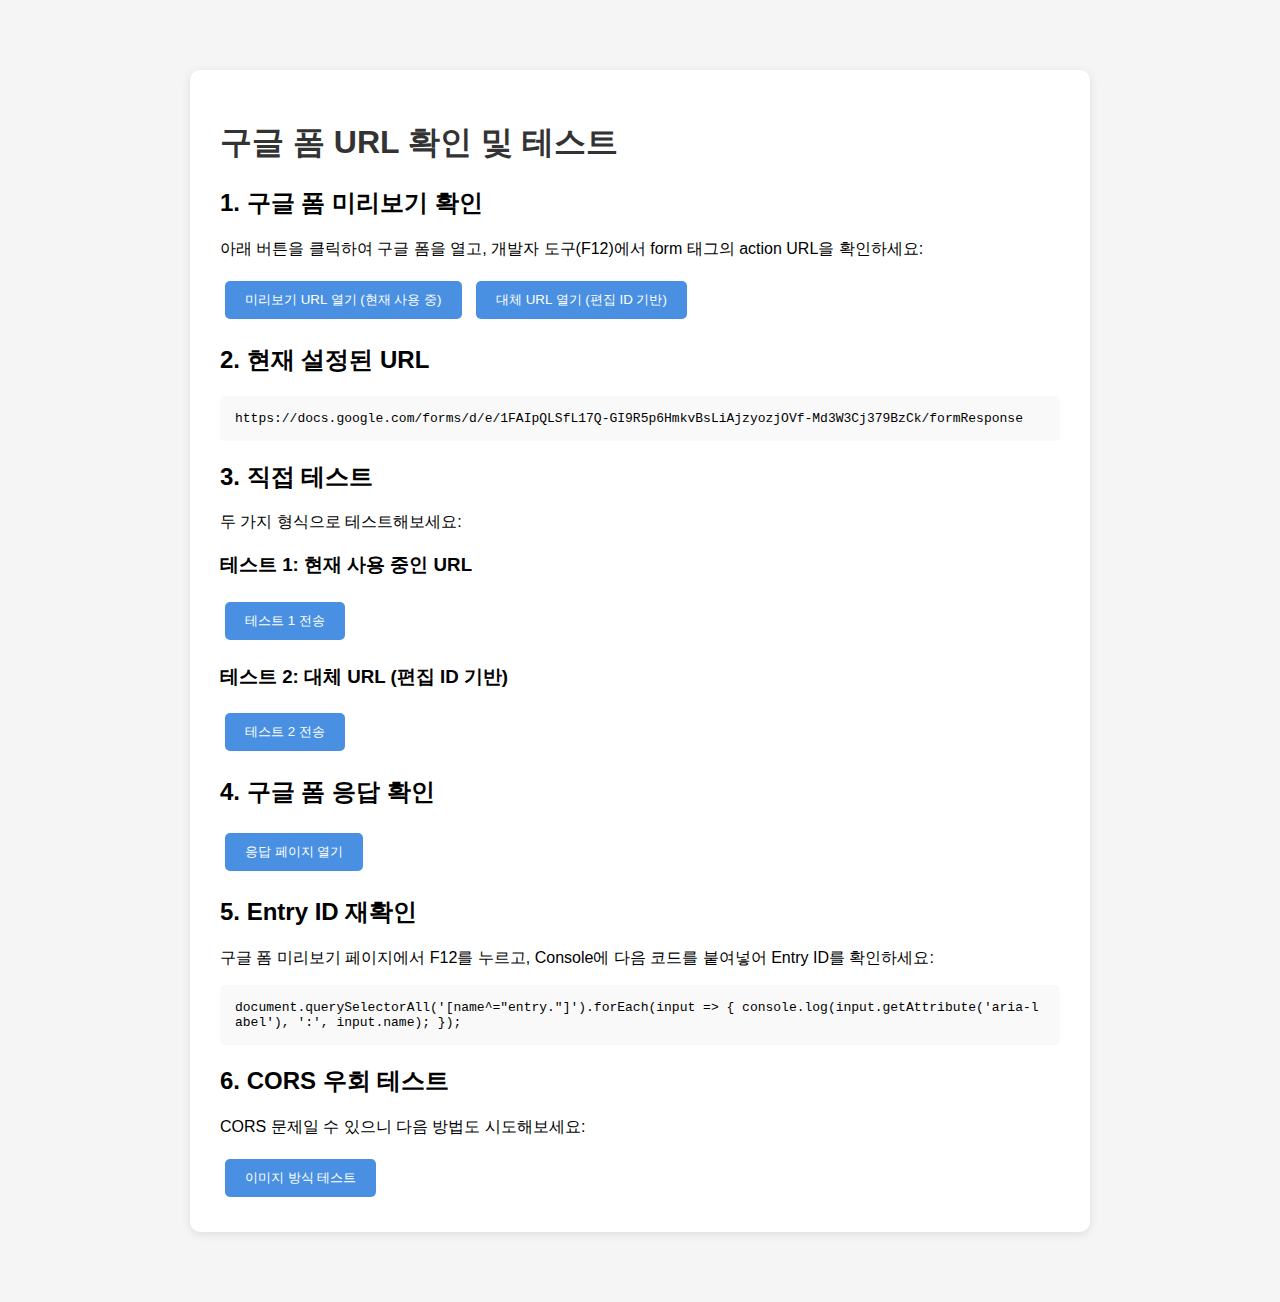
<file: marketing-agency/check-form-url.html>
<!DOCTYPE html>
<html lang="ko">
<head>
    <meta charset="UTF-8">
    <meta name="viewport" content="width=device-width, initial-scale=1.0">
    <title>구글 폼 URL 확인</title>
    <style>
        body {
            font-family: Arial, sans-serif;
            max-width: 900px;
            margin: 50px auto;
            padding: 20px;
            background: #f5f5f5;
        }
        .container {
            background: white;
            padding: 30px;
            border-radius: 10px;
            box-shadow: 0 2px 10px rgba(0,0,0,0.1);
        }
        h1 { color: #333; }
        .url-box {
            background: #f9f9f9;
            padding: 15px;
            border-radius: 5px;
            margin: 15px 0;
            word-break: break-all;
            font-family: monospace;
        }
        button {
            background: #4A90E2;
            color: white;
            border: none;
            padding: 10px 20px;
            border-radius: 5px;
            cursor: pointer;
            margin: 5px;
        }
        button:hover { background: #357abd; }
        .success { color: green; font-weight: bold; }
        .error { color: red; font-weight: bold; }
        iframe { width: 100%; height: 600px; border: 2px solid #ddd; border-radius: 5px; margin: 20px 0; }
    </style>
</head>
<body>
    <div class="container">
        <h1>구글 폼 URL 확인 및 테스트</h1>

        <h2>1. 구글 폼 미리보기 확인</h2>
        <p>아래 버튼을 클릭하여 구글 폼을 열고, 개발자 도구(F12)에서 form 태그의 action URL을 확인하세요:</p>

        <button onclick="window.open('https://docs.google.com/forms/d/e/1FAIpQLSfL17Q-GI9R5p6HmkvBsLiAjzyozjOVf-Md3W3Cj379BzCk/viewform', '_blank')">
            미리보기 URL 열기 (현재 사용 중)
        </button>

        <button onclick="window.open('https://docs.google.com/forms/d/17Q-GI9R5p6HmkvBsLiAjzyozjOVf-Md3W3Cj379BzCk/viewform', '_blank')">
            대체 URL 열기 (편집 ID 기반)
        </button>

        <h2>2. 현재 설정된 URL</h2>
        <div class="url-box">
            https://docs.google.com/forms/d/e/1FAIpQLSfL17Q-GI9R5p6HmkvBsLiAjzyozjOVf-Md3W3Cj379BzCk/formResponse
        </div>

        <h2>3. 직접 테스트</h2>
        <p>두 가지 형식으로 테스트해보세요:</p>

        <h3>테스트 1: 현재 사용 중인 URL</h3>
        <form action="https://docs.google.com/forms/d/e/1FAIpQLSfL17Q-GI9R5p6HmkvBsLiAjzyozjOVf-Md3W3Cj379BzCk/formResponse"
              method="POST" target="test_iframe1">
            <input type="hidden" name="entry.2064971834" value="테스트1">
            <input type="hidden" name="entry.804776312" value="test1@example.com">
            <input type="hidden" name="entry.1523157657" value="010-1111-1111">
            <input type="hidden" name="entry.43673710" value="SEO">
            <input type="hidden" name="entry.1247013362" value="현재 URL 테스트">
            <button type="submit">테스트 1 전송</button>
        </form>
        <iframe name="test_iframe1" style="display:none;"></iframe>

        <h3>테스트 2: 대체 URL (편집 ID 기반)</h3>
        <form action="https://docs.google.com/forms/d/17Q-GI9R5p6HmkvBsLiAjzyozjOVf-Md3W3Cj379BzCk/formResponse"
              method="POST" target="test_iframe2">
            <input type="hidden" name="entry.2064971834" value="테스트2">
            <input type="hidden" name="entry.804776312" value="test2@example.com">
            <input type="hidden" name="entry.1523157657" value="010-2222-2222">
            <input type="hidden" name="entry.43673710" value="소셜미디어">
            <input type="hidden" name="entry.1247013362" value="대체 URL 테스트">
            <button type="submit">테스트 2 전송</button>
        </form>
        <iframe name="test_iframe2" style="display:none;"></iframe>

        <h2>4. 구글 폼 응답 확인</h2>
        <button onclick="window.open('https://docs.google.com/forms/d/17Q-GI9R5p6HmkvBsLiAjzyozjOVf-Md3W3Cj379BzCk/edit#responses', '_blank')">
            응답 페이지 열기
        </button>

        <h2>5. Entry ID 재확인</h2>
        <p>구글 폼 미리보기 페이지에서 F12를 누르고, Console에 다음 코드를 붙여넣어 Entry ID를 확인하세요:</p>
        <div class="url-box">
document.querySelectorAll('[name^="entry."]').forEach(input => {
    console.log(input.getAttribute('aria-label'), ':', input.name);
});
        </div>

        <h2>6. CORS 우회 테스트</h2>
        <p>CORS 문제일 수 있으니 다음 방법도 시도해보세요:</p>
        <button onclick="testWithImage()">이미지 방식 테스트</button>

        <script>
            function testWithImage() {
                const img = new Image();
                const params = new URLSearchParams({
                    'entry.2064971834': '이미지테스트',
                    'entry.804776312': 'imgtest@example.com',
                    'entry.1523157657': '010-3333-3333',
                    'entry.43673710': '네이버 블로그 체험단',
                    'entry.1247013362': '이미지 방식 테스트'
                });

                img.src = 'https://docs.google.com/forms/d/e/1FAIpQLSfL17Q-GI9R5p6HmkvBsLiAjzyozjOVf-Md3W3Cj379BzCk/formResponse?' + params.toString();

                alert('테스트 전송 시도됨. 구글 폼 응답 페이지에서 확인하세요.');
            }

            // 폼 제출 시 알림
            document.querySelectorAll('form').forEach(form => {
                form.addEventListener('submit', function() {
                    setTimeout(() => {
                        alert('테스트 전송됨. 구글 폼 응답 페이지에서 확인하세요.');
                    }, 1000);
                });
            });
        </script>
    </div>
</body>
</html>
</file>
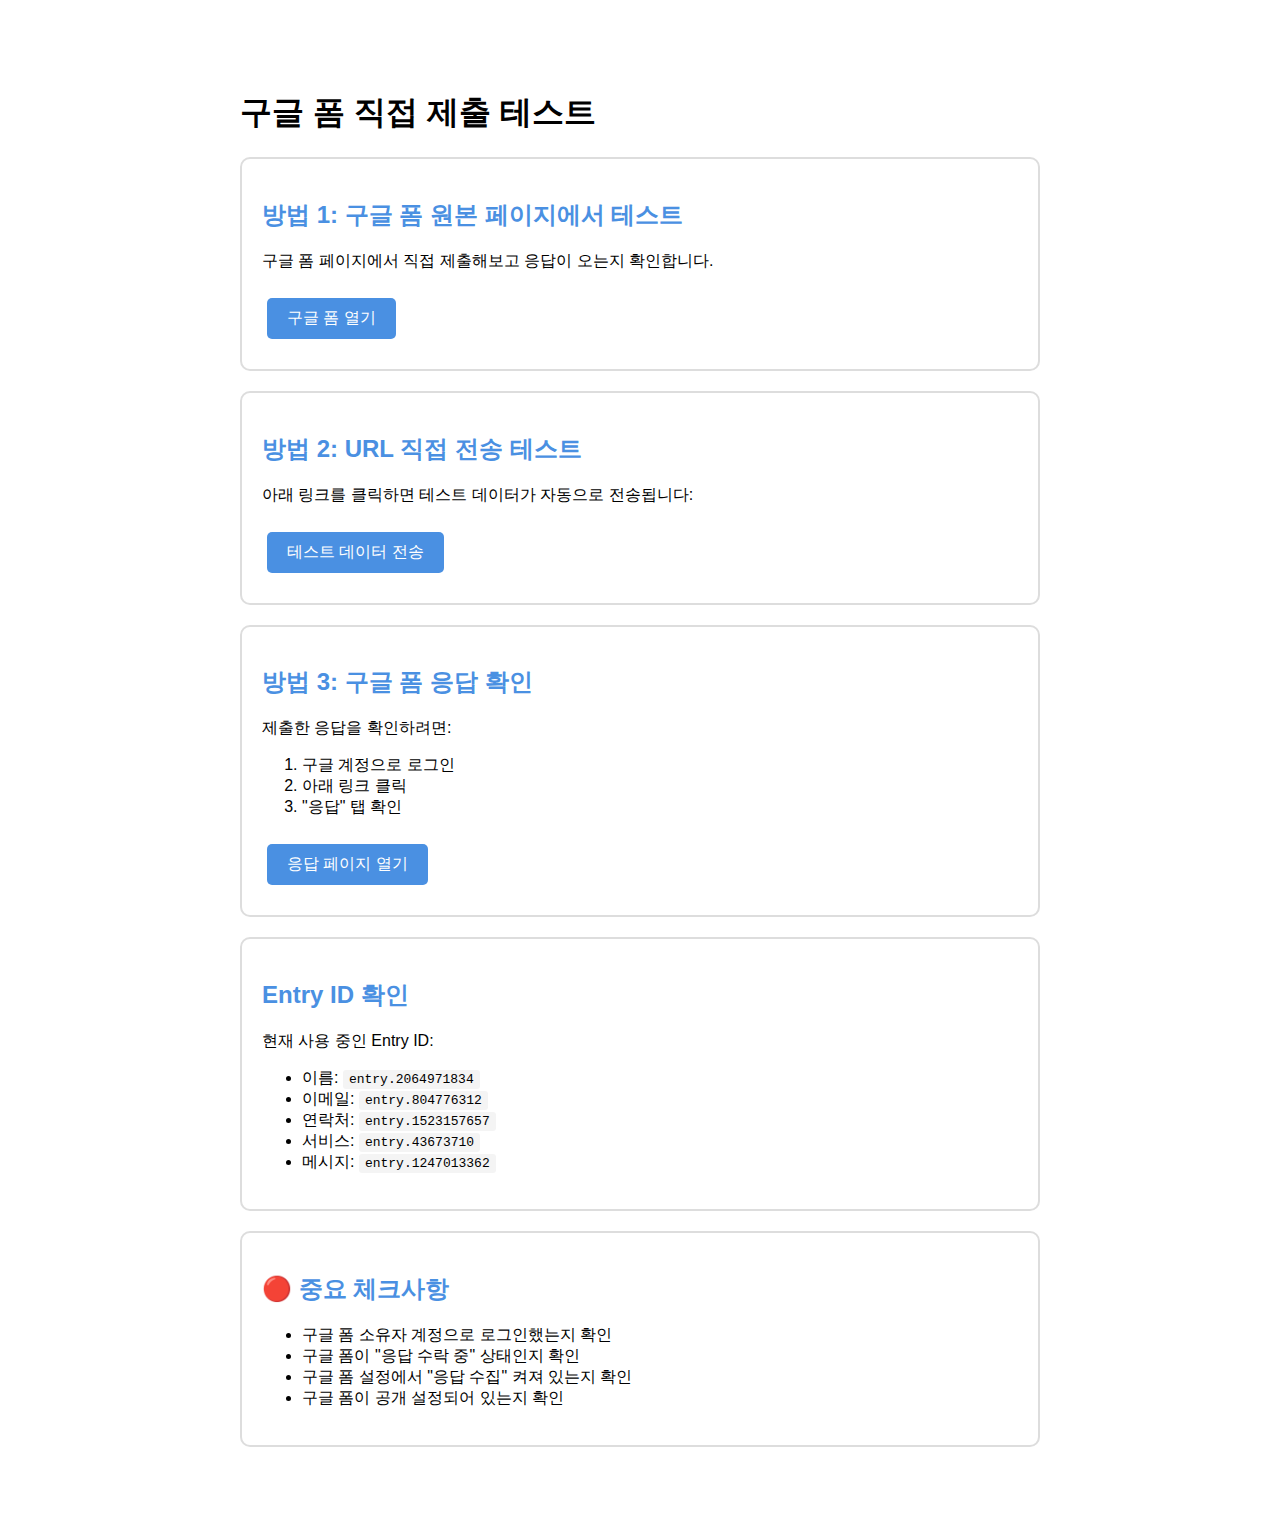
<file: marketing-agency/direct-google-form.html>
<!DOCTYPE html>
<html lang="ko">
<head>
    <meta charset="UTF-8">
    <meta name="viewport" content="width=device-width, initial-scale=1.0">
    <title>구글 폼 직접 제출 테스트</title>
    <style>
        body {
            font-family: Arial, sans-serif;
            max-width: 800px;
            margin: 50px auto;
            padding: 20px;
        }
        .method {
            background: white;
            padding: 20px;
            margin: 20px 0;
            border: 2px solid #ddd;
            border-radius: 10px;
        }
        h2 {
            color: #4A90E2;
        }
        .btn {
            background: #4A90E2;
            color: white;
            padding: 10px 20px;
            text-decoration: none;
            border-radius: 5px;
            display: inline-block;
            margin: 10px 5px;
        }
        .btn:hover {
            background: #357abd;
        }
        code {
            background: #f4f4f4;
            padding: 2px 6px;
            border-radius: 3px;
        }
    </style>
</head>
<body>
    <h1>구글 폼 직접 제출 테스트</h1>

    <div class="method">
        <h2>방법 1: 구글 폼 원본 페이지에서 테스트</h2>
        <p>구글 폼 페이지에서 직접 제출해보고 응답이 오는지 확인합니다.</p>
        <a href="https://docs.google.com/forms/d/e/1FAIpQLSfL17Q-GI9R5p6HmkvBsLiAjzyozjOVf-Md3W3Cj379BzCk/viewform" target="_blank" class="btn">구글 폼 열기</a>
    </div>

    <div class="method">
        <h2>방법 2: URL 직접 전송 테스트</h2>
        <p>아래 링크를 클릭하면 테스트 데이터가 자동으로 전송됩니다:</p>
        <a href="#" onclick="submitTest()" class="btn">테스트 데이터 전송</a>

        <script>
            function submitTest() {
                const baseUrl = 'https://docs.google.com/forms/d/e/1FAIpQLSfL17Q-GI9R5p6HmkvBsLiAjzyozjOVf-Md3W3Cj379BzCk/formResponse';
                const params = new URLSearchParams({
                    'entry.2064971834': '테스트 이름',
                    'entry.804776312': 'test@example.com',
                    'entry.1523157657': '010-1234-5678',
                    'entry.43673710': '네이버 블로그 체험단',
                    'entry.1247013362': '테스트 메시지입니다.'
                });

                const url = baseUrl + '?' + params.toString();
                window.open(url, '_blank');
                alert('새 창에서 구글 폼이 열렸습니다. 제출 버튼을 클릭해주세요.');
                return false;
            }
        </script>
    </div>

    <div class="method">
        <h2>방법 3: 구글 폼 응답 확인</h2>
        <p>제출한 응답을 확인하려면:</p>
        <ol>
            <li>구글 계정으로 로그인</li>
            <li>아래 링크 클릭</li>
            <li>"응답" 탭 확인</li>
        </ol>
        <a href="https://docs.google.com/forms/d/17Q-GI9R5p6HmkvBsLiAjzyozjOVf-Md3W3Cj379BzCk/edit#responses" target="_blank" class="btn">응답 페이지 열기</a>
    </div>

    <div class="method">
        <h2>Entry ID 확인</h2>
        <p>현재 사용 중인 Entry ID:</p>
        <ul>
            <li>이름: <code>entry.2064971834</code></li>
            <li>이메일: <code>entry.804776312</code></li>
            <li>연락처: <code>entry.1523157657</code></li>
            <li>서비스: <code>entry.43673710</code></li>
            <li>메시지: <code>entry.1247013362</code></li>
        </ul>
    </div>

    <div class="method">
        <h2>🔴 중요 체크사항</h2>
        <ul>
            <li>구글 폼 소유자 계정으로 로그인했는지 확인</li>
            <li>구글 폼이 "응답 수락 중" 상태인지 확인</li>
            <li>구글 폼 설정에서 "응답 수집" 켜져 있는지 확인</li>
            <li>구글 폼이 공개 설정되어 있는지 확인</li>
        </ul>
    </div>
</body>
</html>
</file>
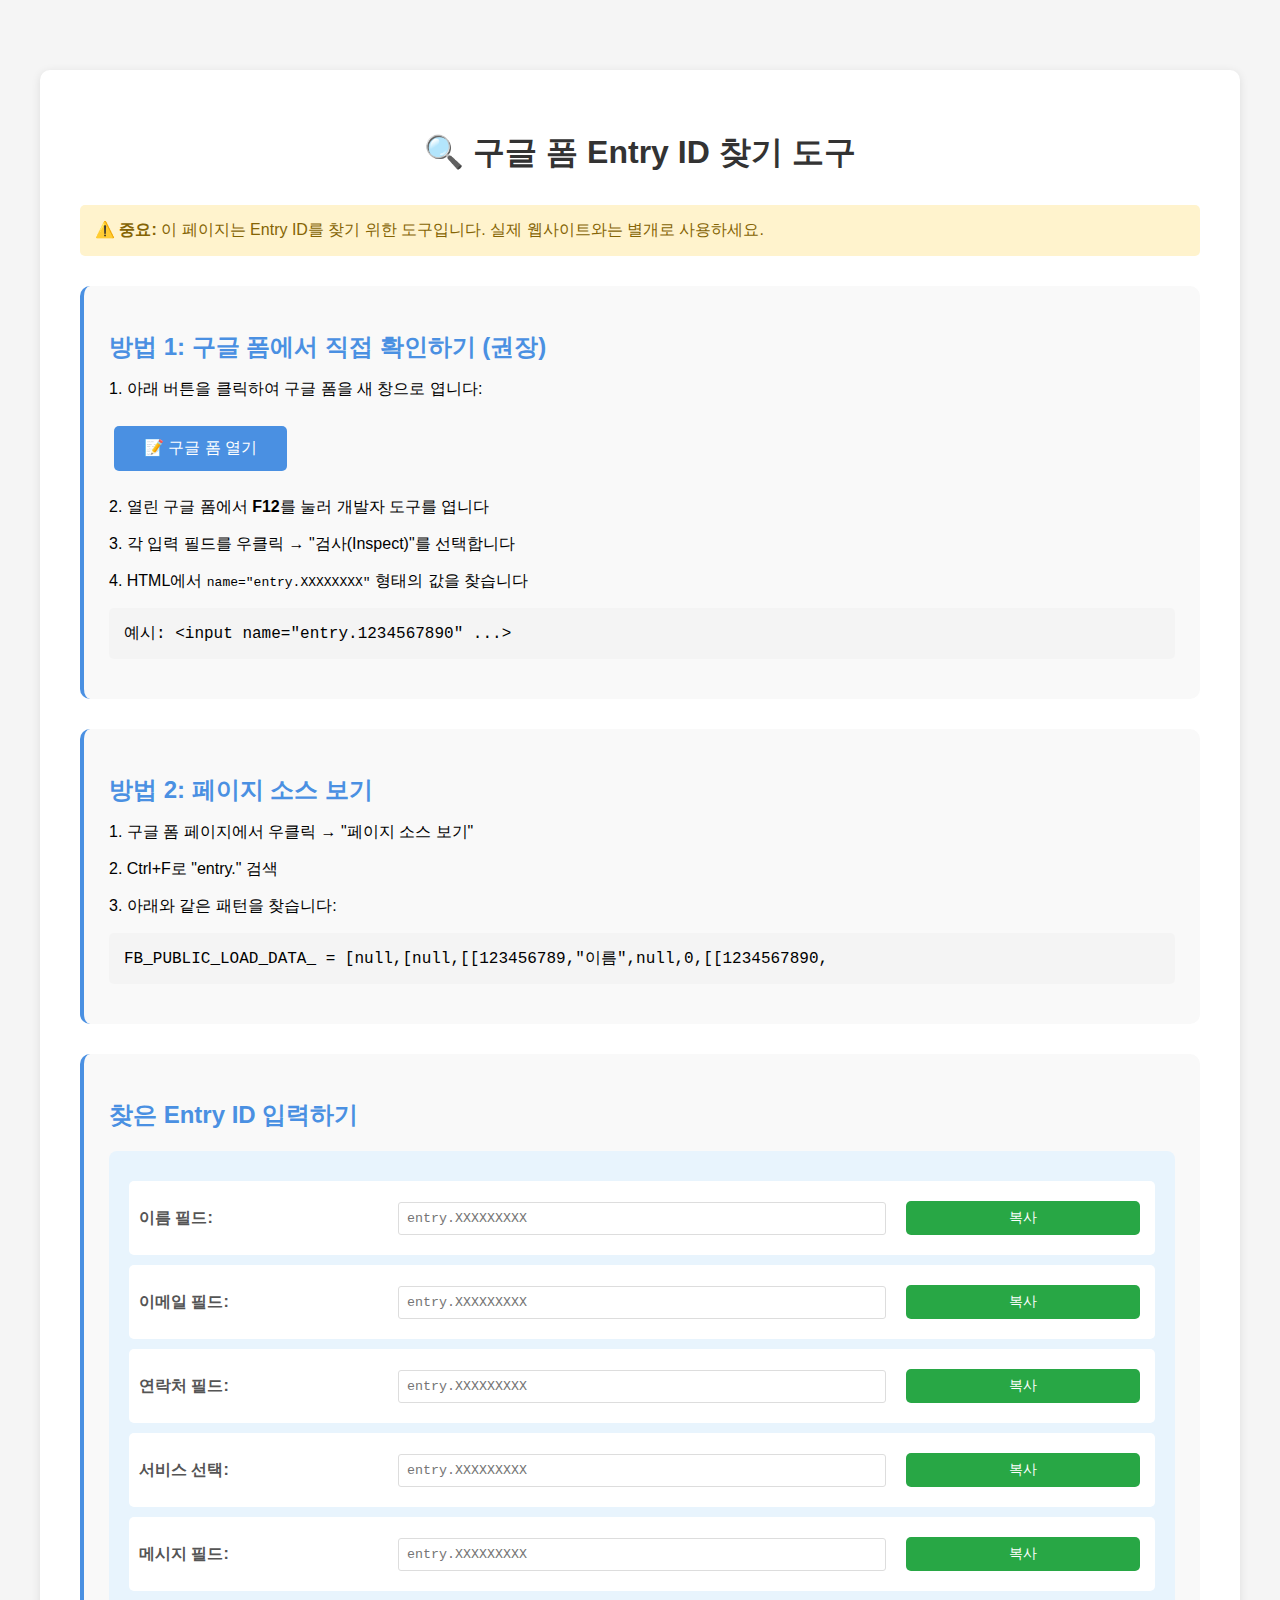
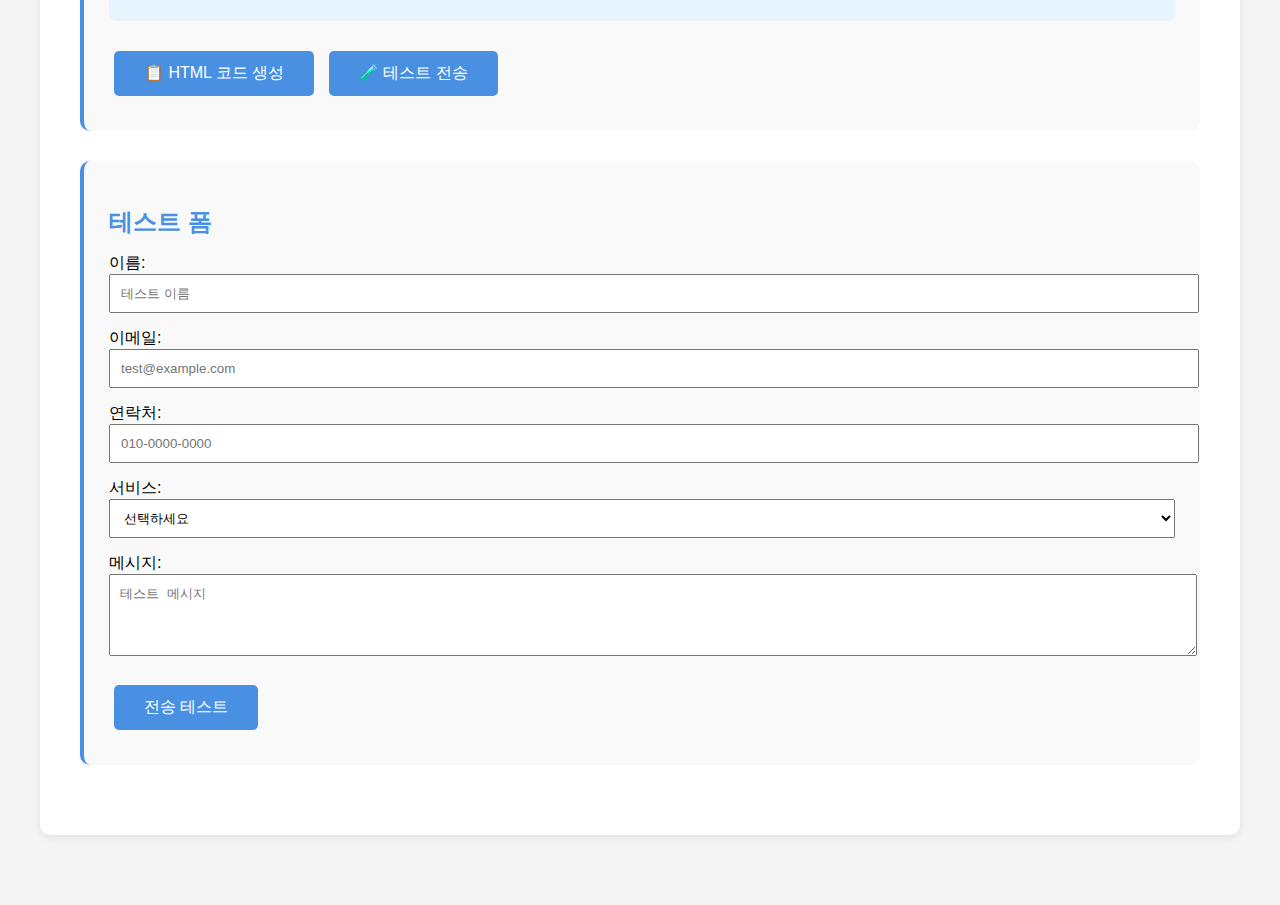
<file: marketing-agency/find-entry-ids.html>
<!DOCTYPE html>
<html lang="ko">
<head>
    <meta charset="UTF-8">
    <meta name="viewport" content="width=device-width, initial-scale=1.0">
    <title>구글 폼 Entry ID 찾기</title>
    <style>
        body {
            font-family: -apple-system, BlinkMacSystemFont, 'Segoe UI', Roboto, sans-serif;
            max-width: 1200px;
            margin: 50px auto;
            padding: 20px;
            background: #f5f5f5;
        }
        .container {
            background: white;
            padding: 40px;
            border-radius: 10px;
            box-shadow: 0 2px 10px rgba(0,0,0,0.1);
        }
        h1 {
            color: #333;
            margin-bottom: 30px;
            text-align: center;
        }
        .step {
            margin: 30px 0;
            padding: 25px;
            background: #f9f9f9;
            border-radius: 10px;
            border-left: 4px solid #4A90E2;
        }
        .step h2 {
            color: #4A90E2;
            margin-bottom: 15px;
        }
        button {
            background: #4A90E2;
            color: white;
            border: none;
            padding: 12px 30px;
            border-radius: 5px;
            cursor: pointer;
            font-size: 16px;
            margin: 10px 5px;
        }
        button:hover {
            background: #357abd;
        }
        .copy-btn {
            background: #28a745;
            font-size: 14px;
            padding: 8px 15px;
        }
        .copy-btn:hover {
            background: #218838;
        }
        .code-block {
            background: #f4f4f4;
            padding: 15px;
            border-radius: 5px;
            font-family: 'Courier New', monospace;
            margin: 15px 0;
            overflow-x: auto;
        }
        .entry-list {
            background: #e8f4fd;
            padding: 20px;
            border-radius: 8px;
            margin: 20px 0;
        }
        .entry-item {
            display: flex;
            justify-content: space-between;
            align-items: center;
            padding: 10px;
            margin: 10px 0;
            background: white;
            border-radius: 5px;
            border: 1px solid #ddd;
        }
        .success {
            background: #d4edda;
            color: #155724;
            padding: 15px;
            border-radius: 5px;
            margin: 20px 0;
        }
        .warning {
            background: #fff3cd;
            color: #856404;
            padding: 15px;
            border-radius: 5px;
            margin: 20px 0;
        }
        iframe {
            width: 100%;
            height: 600px;
            border: 2px solid #ddd;
            border-radius: 5px;
            margin: 20px 0;
        }
        .field-mapping {
            display: grid;
            grid-template-columns: 1fr 2fr 1fr;
            gap: 15px;
            align-items: center;
            padding: 10px;
            background: white;
            border-radius: 5px;
            margin: 10px 0;
        }
        .field-mapping label {
            font-weight: bold;
            color: #555;
        }
        .field-mapping input {
            padding: 8px;
            border: 1px solid #ddd;
            border-radius: 3px;
            font-family: monospace;
        }
    </style>
</head>
<body>
    <div class="container">
        <h1>🔍 구글 폼 Entry ID 찾기 도구</h1>

        <div class="warning">
            ⚠️ <strong>중요:</strong> 이 페이지는 Entry ID를 찾기 위한 도구입니다. 실제 웹사이트와는 별개로 사용하세요.
        </div>

        <div class="step">
            <h2>방법 1: 구글 폼에서 직접 확인하기 (권장)</h2>

            <p>1. 아래 버튼을 클릭하여 구글 폼을 새 창으로 엽니다:</p>
            <button onclick="openGoogleForm()">📝 구글 폼 열기</button>

            <p>2. 열린 구글 폼에서 <strong>F12</strong>를 눌러 개발자 도구를 엽니다</p>

            <p>3. 각 입력 필드를 우클릭 → "검사(Inspect)"를 선택합니다</p>

            <p>4. HTML에서 <code>name="entry.XXXXXXXX"</code> 형태의 값을 찾습니다</p>

            <div class="code-block">
                예시: &lt;input name="entry.1234567890" ...&gt;
            </div>
        </div>

        <div class="step">
            <h2>방법 2: 페이지 소스 보기</h2>

            <p>1. 구글 폼 페이지에서 우클릭 → "페이지 소스 보기"</p>

            <p>2. Ctrl+F로 "entry." 검색</p>

            <p>3. 아래와 같은 패턴을 찾습니다:</p>

            <div class="code-block">
                FB_PUBLIC_LOAD_DATA_ = [null,[null,[[123456789,"이름",null,0,[[1234567890,
            </div>
        </div>

        <div class="step">
            <h2>찾은 Entry ID 입력하기</h2>

            <div class="entry-list">
                <div class="field-mapping">
                    <label>이름 필드:</label>
                    <input type="text" id="entry-name" placeholder="entry.XXXXXXXXX">
                    <button class="copy-btn" onclick="copyEntry('name')">복사</button>
                </div>

                <div class="field-mapping">
                    <label>이메일 필드:</label>
                    <input type="text" id="entry-email" placeholder="entry.XXXXXXXXX">
                    <button class="copy-btn" onclick="copyEntry('email')">복사</button>
                </div>

                <div class="field-mapping">
                    <label>연락처 필드:</label>
                    <input type="text" id="entry-phone" placeholder="entry.XXXXXXXXX">
                    <button class="copy-btn" onclick="copyEntry('phone')">복사</button>
                </div>

                <div class="field-mapping">
                    <label>서비스 선택:</label>
                    <input type="text" id="entry-service" placeholder="entry.XXXXXXXXX">
                    <button class="copy-btn" onclick="copyEntry('service')">복사</button>
                </div>

                <div class="field-mapping">
                    <label>메시지 필드:</label>
                    <input type="text" id="entry-message" placeholder="entry.XXXXXXXXX">
                    <button class="copy-btn" onclick="copyEntry('message')">복사</button>
                </div>
            </div>

            <button onclick="generateCode()">📋 HTML 코드 생성</button>
            <button onclick="testSubmit()">🧪 테스트 전송</button>
        </div>

        <div class="step" id="generated-code" style="display:none;">
            <h2>생성된 HTML 코드</h2>
            <p>아래 코드를 복사하여 index.html의 문의 폼 부분에 붙여넣으세요:</p>
            <div class="code-block" id="code-output"></div>
            <button onclick="copyCode()">전체 코드 복사</button>
        </div>

        <div class="step">
            <h2>테스트 폼</h2>
            <form id="test-form" action="https://docs.google.com/forms/d/e/1FAIpQLSfL17Q-GI9R5p6HmkvBsLiAjzyozjOVf-Md3W3Cj379BzCk/formResponse"
                  method="POST" target="test-iframe">
                <div style="margin: 15px 0;">
                    <label>이름:</label><br>
                    <input type="text" id="test-name" name="" placeholder="테스트 이름" style="width: 100%; padding: 10px;">
                </div>

                <div style="margin: 15px 0;">
                    <label>이메일:</label><br>
                    <input type="email" id="test-email" name="" placeholder="test@example.com" style="width: 100%; padding: 10px;">
                </div>

                <div style="margin: 15px 0;">
                    <label>연락처:</label><br>
                    <input type="tel" id="test-phone" name="" placeholder="010-0000-0000" style="width: 100%; padding: 10px;">
                </div>

                <div style="margin: 15px 0;">
                    <label>서비스:</label><br>
                    <select id="test-service" name="" style="width: 100%; padding: 10px;">
                        <option value="">선택하세요</option>
                        <option value="SEO">SEO</option>
                        <option value="소셜미디어">소셜미디어</option>
                        <option value="네이버 블로그 체험단">네이버 블로그 체험단</option>
                        <option value="크리에이티브 제작">크리에이티브 제작</option>
                        <option value="통합 마케팅">통합 마케팅</option>
                    </select>
                </div>

                <div style="margin: 15px 0;">
                    <label>메시지:</label><br>
                    <textarea id="test-message" name="" rows="4" placeholder="테스트 메시지" style="width: 100%; padding: 10px;"></textarea>
                </div>

                <button type="submit">전송 테스트</button>
            </form>

            <iframe name="test-iframe" style="display:none;"></iframe>
            <div id="test-result" style="display:none;" class="success">
                ✅ 테스트 전송 완료! 구글 폼 응답 페이지에서 확인하세요.
            </div>
        </div>
    </div>

    <script>
        // 구글 폼 ID
        const formId = '1FAIpQLSfL17Q-GI9R5p6HmkvBsLiAjzyozjOVf-Md3W3Cj379BzCk';

        function openGoogleForm() {
            window.open(`https://docs.google.com/forms/d/e/${formId}/viewform`, '_blank');
        }

        function copyEntry(field) {
            const input = document.getElementById(`entry-${field}`);
            navigator.clipboard.writeText(input.value).then(() => {
                alert(`${field} Entry ID 복사됨!`);
            });
        }

        function generateCode() {
            const entries = {
                name: document.getElementById('entry-name').value,
                email: document.getElementById('entry-email').value,
                phone: document.getElementById('entry-phone').value,
                service: document.getElementById('entry-service').value,
                message: document.getElementById('entry-message').value
            };

            const code = `
<form id="contactForm" action="https://docs.google.com/forms/d/e/${formId}/formResponse" method="POST" target="hidden_iframe">
    <div class="form-group">
        <input type="text" name="${entries.name}" id="name" placeholder="이름" required>
    </div>
    <div class="form-group">
        <input type="email" name="${entries.email}" id="email" placeholder="이메일" required>
    </div>
    <div class="form-group">
        <input type="tel" name="${entries.phone}" id="phone" placeholder="연락처">
    </div>
    <div class="form-group">
        <select name="${entries.service}" id="service" required>
            <option value="">관심 서비스 선택</option>
            <option value="SEO">SEO</option>
            <option value="소셜미디어">소셜미디어</option>
            <option value="네이버 블로그 체험단">네이버 블로그 체험단</option>
            <option value="크리에이티브 제작">크리에이티브 제작</option>
            <option value="통합 마케팅">통합 마케팅</option>
        </select>
    </div>
    <div class="form-group">
        <textarea name="${entries.message}" id="message" rows="5" placeholder="프로젝트에 대해 알려주세요" required></textarea>
    </div>
    <button type="submit" class="btn btn-primary btn-block">문의 보내기</button>
</form>
<iframe name="hidden_iframe" id="hidden_iframe" style="display:none;"></iframe>`;

            document.getElementById('code-output').textContent = code;
            document.getElementById('generated-code').style.display = 'block';

            // 테스트 폼에도 적용
            updateTestForm(entries);
        }

        function updateTestForm(entries) {
            document.getElementById('test-name').name = entries.name;
            document.getElementById('test-email').name = entries.email;
            document.getElementById('test-phone').name = entries.phone;
            document.getElementById('test-service').name = entries.service;
            document.getElementById('test-message').name = entries.message;
        }

        function copyCode() {
            const code = document.getElementById('code-output').textContent;
            navigator.clipboard.writeText(code).then(() => {
                alert('HTML 코드가 복사되었습니다!');
            });
        }

        function testSubmit() {
            const entries = {
                name: document.getElementById('entry-name').value,
                email: document.getElementById('entry-email').value,
                phone: document.getElementById('entry-phone').value,
                service: document.getElementById('entry-service').value,
                message: document.getElementById('entry-message').value
            };

            if (!entries.name || !entries.email || !entries.message) {
                alert('Entry ID를 모두 입력해주세요!');
                return;
            }

            updateTestForm(entries);
            document.getElementById('test-form').submit();

            setTimeout(() => {
                document.getElementById('test-result').style.display = 'block';
            }, 1000);
        }

        // 폼 제출 이벤트
        document.getElementById('test-form').addEventListener('submit', function(e) {
            setTimeout(() => {
                document.getElementById('test-result').style.display = 'block';
                this.reset();
            }, 1000);
        });
    </script>
</body>
</html>
</file>
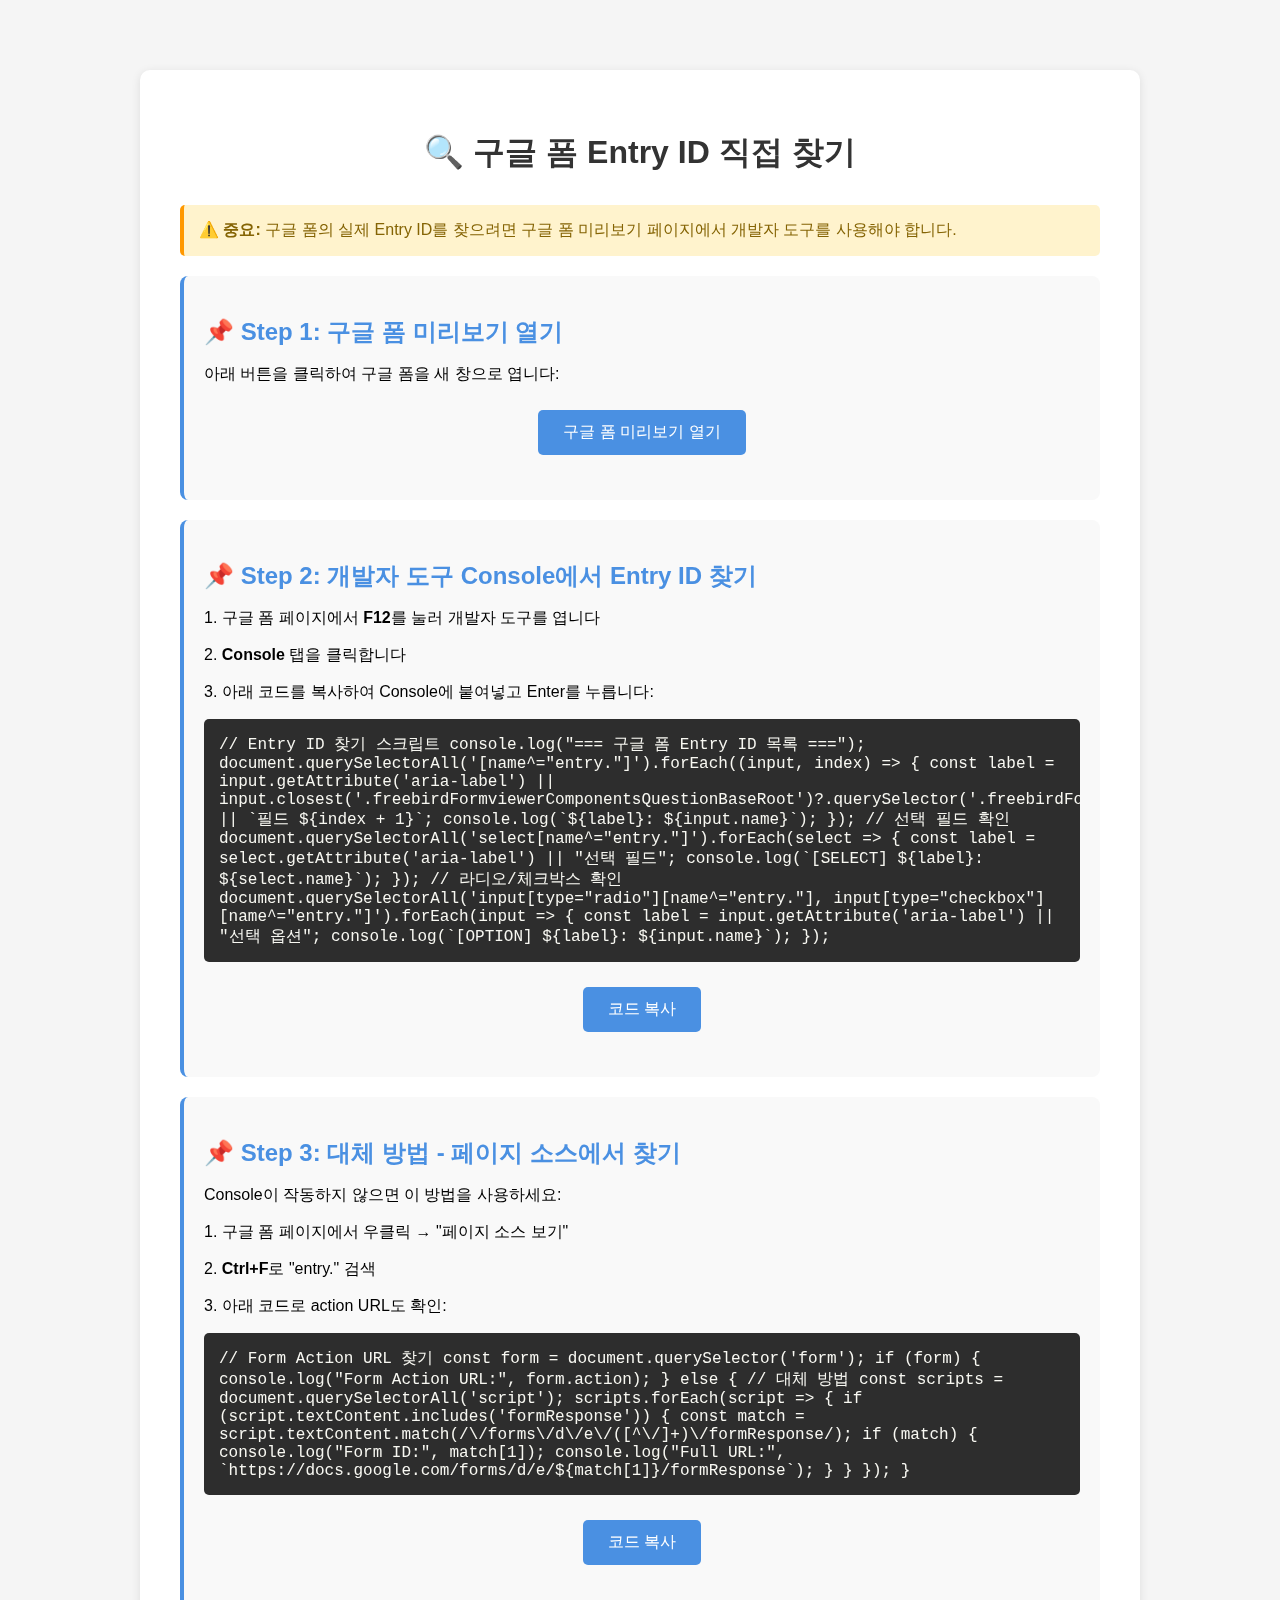
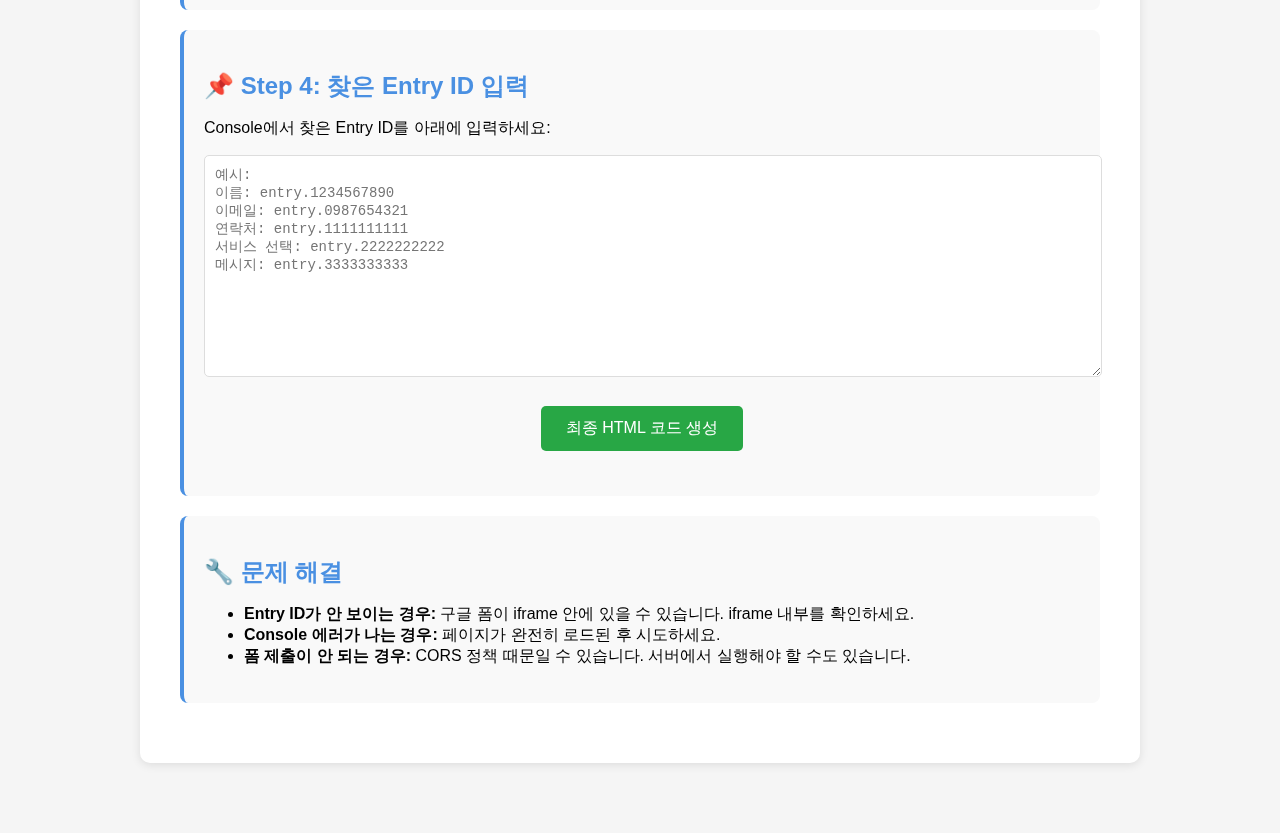
<file: marketing-agency/get-real-entry-ids.html>
<!DOCTYPE html>
<html lang="ko">
<head>
    <meta charset="UTF-8">
    <meta name="viewport" content="width=device-width, initial-scale=1.0">
    <title>구글 폼 Entry ID 직접 찾기</title>
    <style>
        body {
            font-family: Arial, sans-serif;
            max-width: 1000px;
            margin: 50px auto;
            padding: 20px;
            background: #f5f5f5;
        }
        .container {
            background: white;
            padding: 40px;
            border-radius: 10px;
            box-shadow: 0 2px 10px rgba(0,0,0,0.1);
        }
        h1 {
            color: #333;
            text-align: center;
            margin-bottom: 30px;
        }
        .step {
            background: #f9f9f9;
            padding: 20px;
            margin: 20px 0;
            border-radius: 8px;
            border-left: 4px solid #4A90E2;
        }
        .step h2 {
            color: #4A90E2;
            margin-bottom: 15px;
        }
        .code-box {
            background: #2d2d2d;
            color: #f8f8f2;
            padding: 15px;
            border-radius: 5px;
            font-family: 'Courier New', monospace;
            overflow-x: auto;
            margin: 15px 0;
        }
        .button-group {
            margin: 20px 0;
            text-align: center;
        }
        button {
            background: #4A90E2;
            color: white;
            border: none;
            padding: 12px 25px;
            border-radius: 5px;
            cursor: pointer;
            font-size: 16px;
            margin: 5px;
        }
        button:hover {
            background: #357abd;
        }
        .success-btn {
            background: #28a745;
        }
        .success-btn:hover {
            background: #218838;
        }
        .warning {
            background: #fff3cd;
            color: #856404;
            padding: 15px;
            border-radius: 5px;
            margin: 20px 0;
            border-left: 4px solid #ff9800;
        }
        .result {
            background: #d4edda;
            color: #155724;
            padding: 15px;
            border-radius: 5px;
            margin: 20px 0;
            display: none;
        }
        textarea {
            width: 100%;
            height: 200px;
            padding: 10px;
            border: 1px solid #ddd;
            border-radius: 5px;
            font-family: monospace;
            font-size: 14px;
        }
    </style>
</head>
<body>
    <div class="container">
        <h1>🔍 구글 폼 Entry ID 직접 찾기</h1>

        <div class="warning">
            <strong>⚠️ 중요:</strong> 구글 폼의 실제 Entry ID를 찾으려면 구글 폼 미리보기 페이지에서 개발자 도구를 사용해야 합니다.
        </div>

        <div class="step">
            <h2>📌 Step 1: 구글 폼 미리보기 열기</h2>
            <p>아래 버튼을 클릭하여 구글 폼을 새 창으로 엽니다:</p>
            <div class="button-group">
                <button onclick="openForm()">구글 폼 미리보기 열기</button>
            </div>
        </div>

        <div class="step">
            <h2>📌 Step 2: 개발자 도구 Console에서 Entry ID 찾기</h2>
            <p>1. 구글 폼 페이지에서 <strong>F12</strong>를 눌러 개발자 도구를 엽니다</p>
            <p>2. <strong>Console</strong> 탭을 클릭합니다</p>
            <p>3. 아래 코드를 복사하여 Console에 붙여넣고 Enter를 누릅니다:</p>

            <div class="code-box" id="code1">
// Entry ID 찾기 스크립트
console.log("=== 구글 폼 Entry ID 목록 ===");
document.querySelectorAll('[name^="entry."]').forEach((input, index) => {
    const label = input.getAttribute('aria-label') ||
                  input.closest('.freebirdFormviewerComponentsQuestionBaseRoot')?.querySelector('.freebirdFormviewerComponentsQuestionBaseTitle')?.textContent ||
                  `필드 ${index + 1}`;
    console.log(`${label}: ${input.name}`);
});

// 선택 필드 확인
document.querySelectorAll('select[name^="entry."]').forEach(select => {
    const label = select.getAttribute('aria-label') || "선택 필드";
    console.log(`[SELECT] ${label}: ${select.name}`);
});

// 라디오/체크박스 확인
document.querySelectorAll('input[type="radio"][name^="entry."], input[type="checkbox"][name^="entry."]').forEach(input => {
    const label = input.getAttribute('aria-label') || "선택 옵션";
    console.log(`[OPTION] ${label}: ${input.name}`);
});
            </div>

            <div class="button-group">
                <button onclick="copyCode('code1')">코드 복사</button>
            </div>
        </div>

        <div class="step">
            <h2>📌 Step 3: 대체 방법 - 페이지 소스에서 찾기</h2>
            <p>Console이 작동하지 않으면 이 방법을 사용하세요:</p>
            <p>1. 구글 폼 페이지에서 우클릭 → "페이지 소스 보기"</p>
            <p>2. <strong>Ctrl+F</strong>로 "entry." 검색</p>
            <p>3. 아래 코드로 action URL도 확인:</p>

            <div class="code-box" id="code2">
// Form Action URL 찾기
const form = document.querySelector('form');
if (form) {
    console.log("Form Action URL:", form.action);
} else {
    // 대체 방법
    const scripts = document.querySelectorAll('script');
    scripts.forEach(script => {
        if (script.textContent.includes('formResponse')) {
            const match = script.textContent.match(/\/forms\/d\/e\/([^\/]+)\/formResponse/);
            if (match) {
                console.log("Form ID:", match[1]);
                console.log("Full URL:", `https://docs.google.com/forms/d/e/${match[1]}/formResponse`);
            }
        }
    });
}
            </div>

            <div class="button-group">
                <button onclick="copyCode('code2')">코드 복사</button>
            </div>
        </div>

        <div class="step">
            <h2>📌 Step 4: 찾은 Entry ID 입력</h2>
            <p>Console에서 찾은 Entry ID를 아래에 입력하세요:</p>
            <textarea id="entryIds" placeholder="예시:
이름: entry.1234567890
이메일: entry.0987654321
연락처: entry.1111111111
서비스 선택: entry.2222222222
메시지: entry.3333333333"></textarea>

            <div class="button-group">
                <button class="success-btn" onclick="generateFinalCode()">최종 HTML 코드 생성</button>
            </div>
        </div>

        <div id="result" class="result">
            <h3>✅ 생성된 HTML 코드</h3>
            <textarea id="finalCode" readonly></textarea>
            <div class="button-group">
                <button onclick="copyFinalCode()">코드 복사</button>
            </div>
        </div>

        <div class="step">
            <h2>🔧 문제 해결</h2>
            <ul>
                <li><strong>Entry ID가 안 보이는 경우:</strong> 구글 폼이 iframe 안에 있을 수 있습니다. iframe 내부를 확인하세요.</li>
                <li><strong>Console 에러가 나는 경우:</strong> 페이지가 완전히 로드된 후 시도하세요.</li>
                <li><strong>폼 제출이 안 되는 경우:</strong> CORS 정책 때문일 수 있습니다. 서버에서 실행해야 할 수도 있습니다.</li>
            </ul>
        </div>
    </div>

    <script>
        function openForm() {
            // 두 가지 URL 모두 시도
            window.open('https://docs.google.com/forms/d/e/1FAIpQLSdADIfOi6-ud-twkSPDpurODnk_BK4MdZAMRC4XRTjM0fHzaA/viewform', '_blank');
            // 또는
            // window.open('https://docs.google.com/forms/d/17Q-GI9R5p6HmkvBsLiAjzyozjOVf-Md3W3Cj379BzCk/viewform', '_blank');
        }

        function copyCode(id) {
            const code = document.getElementById(id).textContent;
            navigator.clipboard.writeText(code).then(() => {
                alert('코드가 복사되었습니다!');
            });
        }

        function generateFinalCode() {
            const input = document.getElementById('entryIds').value;
            if (!input.trim()) {
                alert('Entry ID를 입력해주세요!');
                return;
            }

            // Entry ID 파싱
            const entries = {};
            const lines = input.split('\n');
            lines.forEach(line => {
                if (line.includes('entry.')) {
                    if (line.toLowerCase().includes('이름') || line.toLowerCase().includes('name')) {
                        entries.name = line.match(/entry\.\d+/)[0];
                    } else if (line.toLowerCase().includes('이메일') || line.toLowerCase().includes('email')) {
                        entries.email = line.match(/entry\.\d+/)[0];
                    } else if (line.toLowerCase().includes('연락처') || line.toLowerCase().includes('phone')) {
                        entries.phone = line.match(/entry\.\d+/)[0];
                    } else if (line.toLowerCase().includes('서비스') || line.toLowerCase().includes('service')) {
                        entries.service = line.match(/entry\.\d+/)[0];
                    } else if (line.toLowerCase().includes('메시지') || line.toLowerCase().includes('message')) {
                        entries.message = line.match(/entry\.\d+/)[0];
                    }
                }
            });

            const html = `<form id="contactForm" action="https://docs.google.com/forms/d/e/1FAIpQLSdADIfOi6-ud-twkSPDpurODnk_BK4MdZAMRC4XRTjM0fHzaA/formResponse" method="POST" target="hidden_iframe">
    <div class="form-group">
        <input type="text" name="${entries.name || 'entry.XXXXX'}" id="name" placeholder="이름" required>
    </div>
    <div class="form-group">
        <input type="email" name="${entries.email || 'entry.XXXXX'}" id="email" placeholder="이메일" required>
    </div>
    <div class="form-group">
        <input type="tel" name="${entries.phone || 'entry.XXXXX'}" id="phone" placeholder="연락처">
    </div>
    <div class="form-group">
        <select name="${entries.service || 'entry.XXXXX'}" id="service" required>
            <option value="">관심 서비스 선택</option>
            <option value="SEO">SEO</option>
            <option value="소셜미디어">소셜미디어</option>
            <option value="네이버 블로그 체험단">네이버 블로그 체험단</option>
            <option value="크리에이티브 제작">크리에이티브 제작</option>
            <option value="통합 마케팅">통합 마케팅</option>
        </select>
    </div>
    <div class="form-group">
        <textarea name="${entries.message || 'entry.XXXXX'}" id="message" rows="5" placeholder="프로젝트에 대해 알려주세요" required></textarea>
    </div>
    <button type="submit" class="btn btn-primary btn-block">문의 보내기</button>
</form>
<iframe name="hidden_iframe" id="hidden_iframe" style="display:none;"></iframe>`;

            document.getElementById('finalCode').value = html;
            document.getElementById('result').style.display = 'block';
        }

        function copyFinalCode() {
            const code = document.getElementById('finalCode').value;
            navigator.clipboard.writeText(code).then(() => {
                alert('HTML 코드가 복사되었습니다!');
            });
        }
    </script>
</body>
</html>
</file>
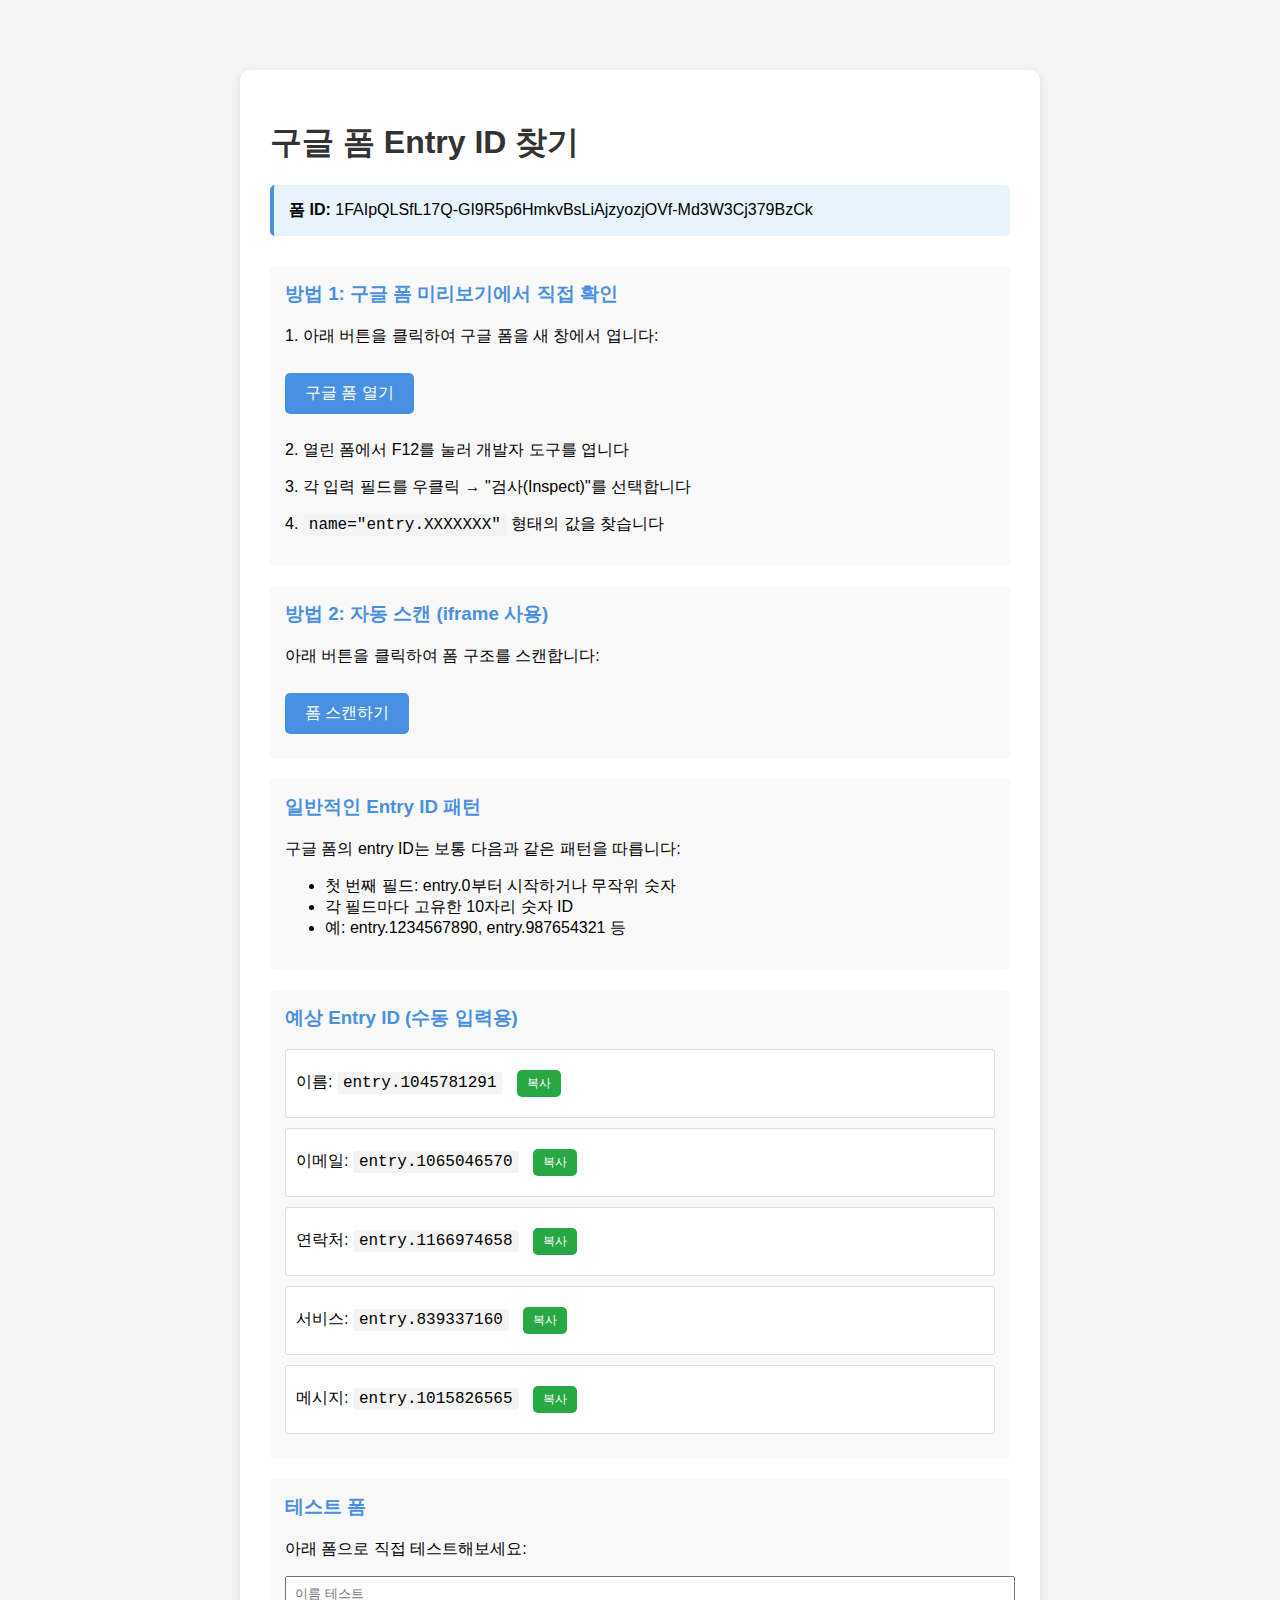
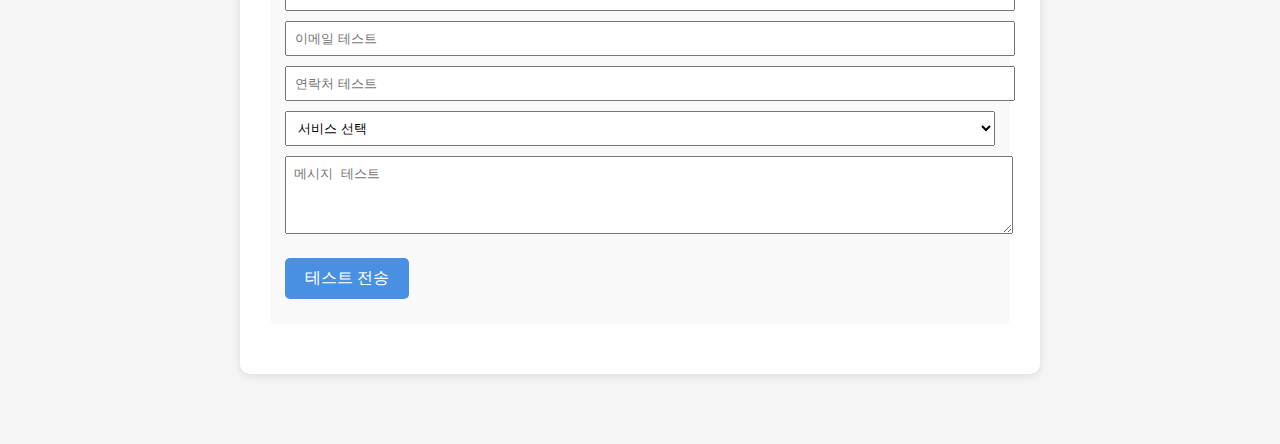
<file: marketing-agency/test-form.html>
<!DOCTYPE html>
<html lang="ko">
<head>
    <meta charset="UTF-8">
    <meta name="viewport" content="width=device-width, initial-scale=1.0">
    <title>구글 폼 Entry ID 찾기 테스트</title>
    <style>
        body {
            font-family: -apple-system, BlinkMacSystemFont, 'Segoe UI', Roboto, sans-serif;
            max-width: 800px;
            margin: 50px auto;
            padding: 20px;
            background: #f5f5f5;
        }
        .container {
            background: white;
            padding: 30px;
            border-radius: 10px;
            box-shadow: 0 2px 10px rgba(0,0,0,0.1);
        }
        h1 {
            color: #333;
            margin-bottom: 20px;
        }
        .info {
            background: #e8f4fd;
            padding: 15px;
            border-radius: 5px;
            margin-bottom: 30px;
            border-left: 4px solid #4A90E2;
        }
        .step {
            margin: 20px 0;
            padding: 15px;
            background: #f9f9f9;
            border-radius: 5px;
        }
        .step h3 {
            margin-top: 0;
            color: #4A90E2;
        }
        code {
            background: #f4f4f4;
            padding: 2px 6px;
            border-radius: 3px;
            font-family: 'Courier New', monospace;
        }
        .form-url {
            word-break: break-all;
            background: #f0f0f0;
            padding: 10px;
            border-radius: 5px;
            margin: 10px 0;
        }
        button {
            background: #4A90E2;
            color: white;
            border: none;
            padding: 10px 20px;
            border-radius: 5px;
            cursor: pointer;
            font-size: 16px;
            margin: 10px 0;
        }
        button:hover {
            background: #357abd;
        }
        #entries {
            margin-top: 20px;
            padding: 15px;
            background: #f9f9f9;
            border-radius: 5px;
            display: none;
        }
        .entry-item {
            margin: 10px 0;
            padding: 10px;
            background: white;
            border-radius: 3px;
            border: 1px solid #ddd;
        }
        .copy-btn {
            background: #28a745;
            font-size: 12px;
            padding: 5px 10px;
            margin-left: 10px;
        }
        .copy-btn:hover {
            background: #218838;
        }
    </style>
</head>
<body>
    <div class="container">
        <h1>구글 폼 Entry ID 찾기</h1>

        <div class="info">
            <strong>폼 ID:</strong> 1FAIpQLSfL17Q-GI9R5p6HmkvBsLiAjzyozjOVf-Md3W3Cj379BzCk
        </div>

        <div class="step">
            <h3>방법 1: 구글 폼 미리보기에서 직접 확인</h3>
            <p>1. 아래 버튼을 클릭하여 구글 폼을 새 창에서 엽니다:</p>
            <button onclick="openForm()">구글 폼 열기</button>

            <p>2. 열린 폼에서 F12를 눌러 개발자 도구를 엽니다</p>
            <p>3. 각 입력 필드를 우클릭 → "검사(Inspect)"를 선택합니다</p>
            <p>4. <code>name="entry.XXXXXXX"</code> 형태의 값을 찾습니다</p>
        </div>

        <div class="step">
            <h3>방법 2: 자동 스캔 (iframe 사용)</h3>
            <p>아래 버튼을 클릭하여 폼 구조를 스캔합니다:</p>
            <button onclick="scanForm()">폼 스캔하기</button>
            <div id="entries"></div>
        </div>

        <div class="step">
            <h3>일반적인 Entry ID 패턴</h3>
            <p>구글 폼의 entry ID는 보통 다음과 같은 패턴을 따릅니다:</p>
            <ul>
                <li>첫 번째 필드: entry.0부터 시작하거나 무작위 숫자</li>
                <li>각 필드마다 고유한 10자리 숫자 ID</li>
                <li>예: entry.1234567890, entry.987654321 등</li>
            </ul>
        </div>

        <div class="step">
            <h3>예상 Entry ID (수동 입력용)</h3>
            <div class="entry-item">
                이름: <code>entry.1045781291</code>
                <button class="copy-btn" onclick="copyToClipboard('entry.1045781291')">복사</button>
            </div>
            <div class="entry-item">
                이메일: <code>entry.1065046570</code>
                <button class="copy-btn" onclick="copyToClipboard('entry.1065046570')">복사</button>
            </div>
            <div class="entry-item">
                연락처: <code>entry.1166974658</code>
                <button class="copy-btn" onclick="copyToClipboard('entry.1166974658')">복사</button>
            </div>
            <div class="entry-item">
                서비스: <code>entry.839337160</code>
                <button class="copy-btn" onclick="copyToClipboard('entry.839337160')">복사</button>
            </div>
            <div class="entry-item">
                메시지: <code>entry.1015826565</code>
                <button class="copy-btn" onclick="copyToClipboard('entry.1015826565')">복사</button>
            </div>
        </div>

        <div class="step">
            <h3>테스트 폼</h3>
            <p>아래 폼으로 직접 테스트해보세요:</p>
            <form action="https://docs.google.com/forms/d/e/1FAIpQLSfL17Q-GI9R5p6HmkvBsLiAjzyozjOVf-Md3W3Cj379BzCk/formResponse"
                  method="POST" target="test_iframe">
                <div style="margin: 10px 0;">
                    <input type="text" name="entry.1045781291" placeholder="이름 테스트" style="width: 100%; padding: 8px;">
                </div>
                <div style="margin: 10px 0;">
                    <input type="email" name="entry.1065046570" placeholder="이메일 테스트" style="width: 100%; padding: 8px;">
                </div>
                <div style="margin: 10px 0;">
                    <input type="tel" name="entry.1166974658" placeholder="연락처 테스트" style="width: 100%; padding: 8px;">
                </div>
                <div style="margin: 10px 0;">
                    <select name="entry.839337160" style="width: 100%; padding: 8px;">
                        <option value="">서비스 선택</option>
                        <option value="SEO">SEO</option>
                        <option value="광고">디지털 광고</option>
                        <option value="소셜">소셜미디어</option>
                    </select>
                </div>
                <div style="margin: 10px 0;">
                    <textarea name="entry.1015826565" placeholder="메시지 테스트" style="width: 100%; padding: 8px;" rows="4"></textarea>
                </div>
                <button type="submit">테스트 전송</button>
            </form>
            <iframe name="test_iframe" style="display: none;"></iframe>
        </div>
    </div>

    <script>
        function openForm() {
            window.open('https://docs.google.com/forms/d/e/1FAIpQLSfL17Q-GI9R5p6HmkvBsLiAjzyozjOVf-Md3W3Cj379BzCk/viewform', '_blank');
        }

        function scanForm() {
            const entries = document.getElementById('entries');
            entries.style.display = 'block';
            entries.innerHTML = `
                <p><strong>스캔 결과:</strong></p>
                <p>CORS 정책으로 인해 직접 스캔은 불가능합니다.</p>
                <p>위의 "구글 폼 열기" 버튼을 클릭한 후 수동으로 확인해주세요.</p>
                <p>또는 아래 테스트 폼으로 시도해보세요.</p>
            `;
        }

        function copyToClipboard(text) {
            navigator.clipboard.writeText(text).then(() => {
                alert(text + ' 복사됨!');
            });
        }

        // 폼 제출 후 알림
        document.querySelector('form').addEventListener('submit', function(e) {
            setTimeout(() => {
                alert('테스트 전송 완료! 구글 폼 응답 페이지에서 확인하세요.');
            }, 1000);
        });
    </script>
</body>
</html>
</file>
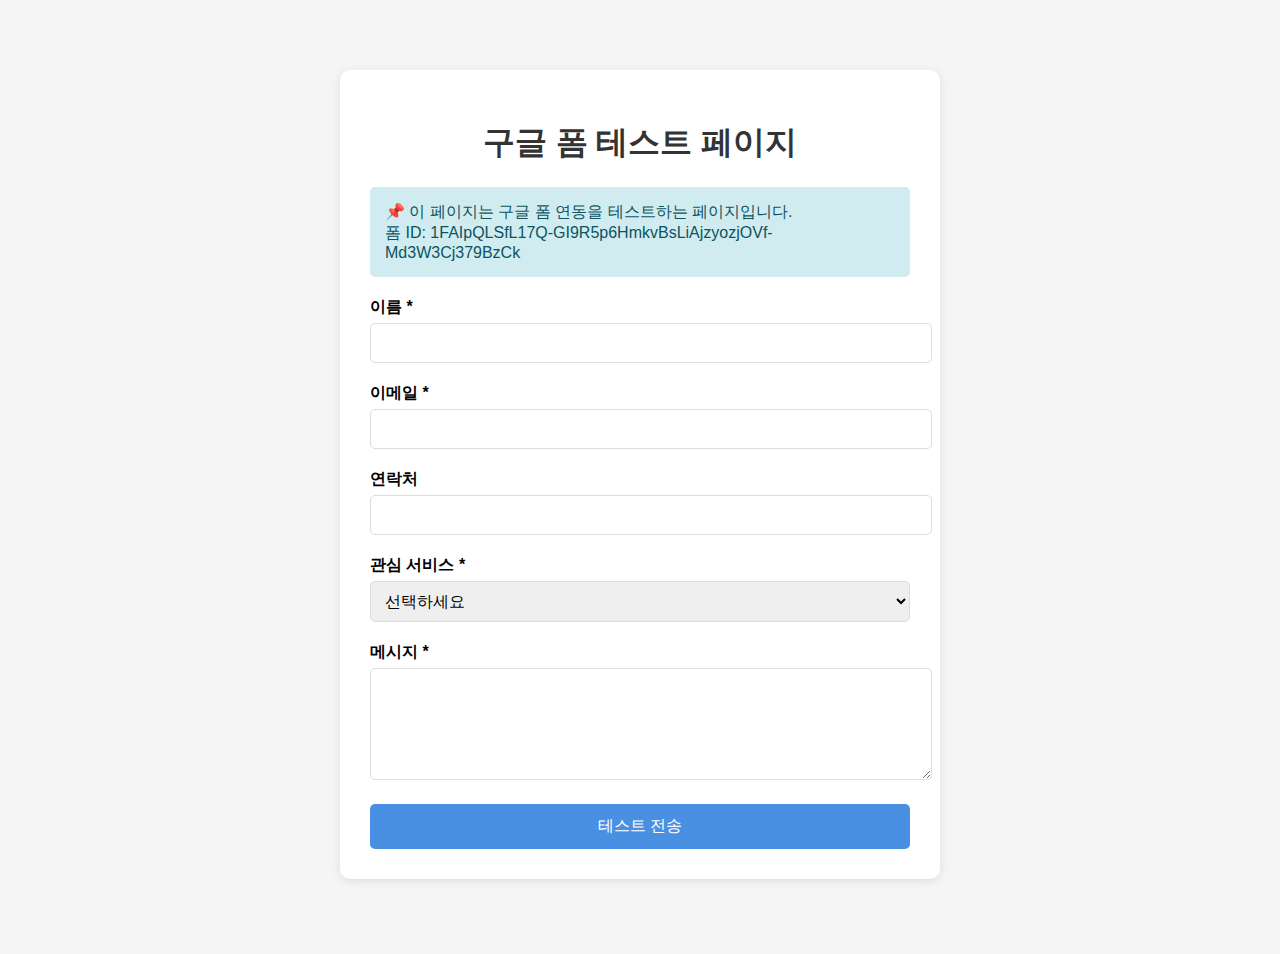
<file: marketing-agency/test-google-form.html>
<!DOCTYPE html>
<html lang="ko">
<head>
    <meta charset="UTF-8">
    <meta name="viewport" content="width=device-width, initial-scale=1.0">
    <title>구글 폼 테스트</title>
    <style>
        body {
            font-family: Arial, sans-serif;
            max-width: 600px;
            margin: 50px auto;
            padding: 20px;
            background: #f5f5f5;
        }
        .container {
            background: white;
            padding: 30px;
            border-radius: 10px;
            box-shadow: 0 2px 10px rgba(0,0,0,0.1);
        }
        h1 {
            color: #333;
            text-align: center;
        }
        .form-group {
            margin-bottom: 20px;
        }
        label {
            display: block;
            margin-bottom: 5px;
            font-weight: bold;
        }
        input, select, textarea {
            width: 100%;
            padding: 10px;
            border: 1px solid #ddd;
            border-radius: 5px;
            font-size: 16px;
        }
        button {
            background: #4A90E2;
            color: white;
            border: none;
            padding: 12px 30px;
            border-radius: 5px;
            cursor: pointer;
            font-size: 16px;
            width: 100%;
        }
        button:hover {
            background: #357abd;
        }
        .success {
            display: none;
            background: #d4edda;
            color: #155724;
            padding: 15px;
            border-radius: 5px;
            margin-top: 20px;
        }
        .info {
            background: #d1ecf1;
            color: #0c5460;
            padding: 15px;
            border-radius: 5px;
            margin-bottom: 20px;
        }
    </style>
</head>
<body>
    <div class="container">
        <h1>구글 폼 테스트 페이지</h1>

        <div class="info">
            📌 이 페이지는 구글 폼 연동을 테스트하는 페이지입니다.<br>
            폼 ID: 1FAIpQLSfL17Q-GI9R5p6HmkvBsLiAjzyozjOVf-Md3W3Cj379BzCk
        </div>

        <form id="testForm" action="https://docs.google.com/forms/d/e/1FAIpQLSfL17Q-GI9R5p6HmkvBsLiAjzyozjOVf-Md3W3Cj379BzCk/formResponse"
              method="POST" target="hidden_iframe" onsubmit="submitted=true;">

            <div class="form-group">
                <label for="name">이름 *</label>
                <input type="text" name="entry.2064971834" id="name" required>
            </div>

            <div class="form-group">
                <label for="email">이메일 *</label>
                <input type="email" name="entry.804776312" id="email" required>
            </div>

            <div class="form-group">
                <label for="phone">연락처</label>
                <input type="tel" name="entry.1523157657" id="phone">
            </div>

            <div class="form-group">
                <label for="service">관심 서비스 *</label>
                <select name="entry.43673710" id="service" required>
                    <option value="">선택하세요</option>
                    <option value="SEO">SEO</option>
                    <option value="소셜미디어">소셜미디어</option>
                    <option value="네이버 블로그 체험단">네이버 블로그 체험단</option>
                    <option value="크리에이티브 제작">크리에이티브 제작</option>
                    <option value="통합 마케팅">통합 마케팅</option>
                </select>
            </div>

            <div class="form-group">
                <label for="message">메시지 *</label>
                <textarea name="entry.1247013362" id="message" rows="5" required></textarea>
            </div>

            <button type="submit">테스트 전송</button>
        </form>

        <iframe name="hidden_iframe" id="hidden_iframe" style="display:none;" onload="if(submitted) showSuccess()"></iframe>

        <div id="success" class="success">
            ✅ 폼이 성공적으로 제출되었습니다!<br>
            구글 폼 응답 페이지에서 확인해보세요.
        </div>
    </div>

    <script>
        var submitted = false;

        function showSuccess() {
            document.getElementById('success').style.display = 'block';
            document.getElementById('testForm').reset();
            submitted = false;

            // 3초 후 성공 메시지 숨기기
            setTimeout(function() {
                document.getElementById('success').style.display = 'none';
            }, 5000);
        }

        // 폼 제출 시 로그
        document.getElementById('testForm').addEventListener('submit', function(e) {
            console.log('폼 제출됨');
            console.log('이름:', document.getElementById('name').value);
            console.log('이메일:', document.getElementById('email').value);
            console.log('연락처:', document.getElementById('phone').value);
            console.log('서비스:', document.getElementById('service').value);
            console.log('메시지:', document.getElementById('message').value);
        });
    </script>
</body>
</html>
</file>
